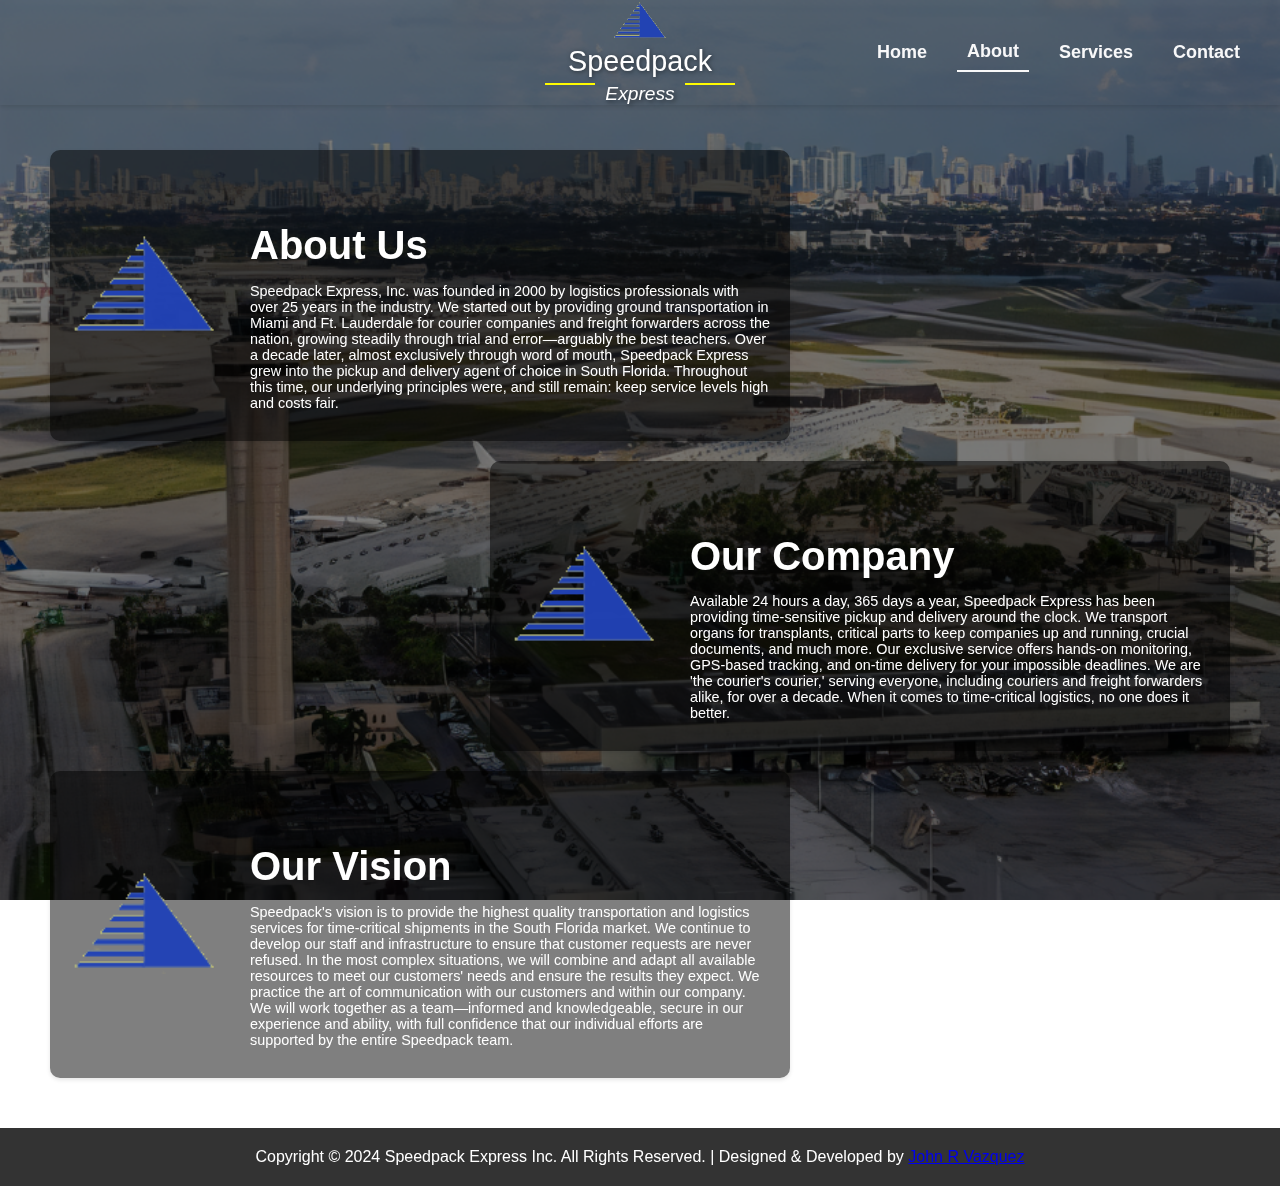
<file: about.html>
<!DOCTYPE html>
<html lang="en">
<head>
    <meta charset="UTF-8">
    <meta name="viewport" content="width=device-width, initial-scale=1.0">
    <title>About Us - Speedpack Express</title>
    <link rel="stylesheet" href="styles.css">
</head>
<body>
    <nav>
        <div class="navbar-container">
            <div class="navbar-logo-container">
                <img src="website images/speedpacklogo2.png" alt="Speedpack Express Logo" class="navbar-logo">
                <div class="navbar-title">
                    <span class="speed">Speed</span><span class="pack">pack</span>
                </div>
                <div class="express-container">
                    <span class="line"></span>
                    <div class="express">Express</div>
                    <span class="line"></span>
                </div>
            </div>
            <ul>
                <li><a href="index.html">Home</a></li>
                <li><a href="about.html" class="active">About</a></li>
                <li><a href="services.html">Services</a></li>
                <li class="dropdown">
                    <a href="contact.html">Contact</a>
                    <ul class="dropdown-content">
                        <li><a href="contact.html">Contact Us</a></li>
                        <li><a href="careers.html">Careers</a></li>
                        <li><a href="support.html">Support</a></li>
                    </ul>
                </li>
            </ul>
        </div>
    </nav>

    <section class="about-section left">
        <div class="about-logo-container">
            <img src="website images/speedpacklogo2.png" alt="Speedpack Express Logo" class="about-logo">
        </div>
        <div class="about-content">
            <div class="about-text">
                <h2>About Us</h2>
                <p>Speedpack Express, Inc. was founded in 2000 by logistics professionals with over 25 years 
                    in the industry. We started out by providing ground transportation in Miami and 
                    Ft. Lauderdale for courier companies and freight forwarders across the nation, growing 
                    steadily through trial and error—arguably the best teachers. Over a decade later, almost
                     exclusively through word of mouth, Speedpack Express grew into the pickup and delivery 
                     agent of choice in South Florida. Throughout this time, our underlying principles were,
                      and still remain: keep service levels high and costs fair.</p>
            </div>
        </div>
    </section>

    <section class="about-section right middle">
        <div class="about-logo-container">
            <img src="website images/speedpacklogo2.png" alt="Speedpack Express Logo" class="about-logo">
        </div>
        <div class="about-content">
            <div class="about-text">
                <h2>Our Company</h2>
                <p>Available 24 hours a day, 365 days a year, Speedpack Express has been providing 
                    time-sensitive pickup and delivery around the clock. We transport organs for transplants, 
                    critical parts to keep companies up and running, crucial documents, and much more. 
                    Our exclusive service offers hands-on monitoring, GPS-based tracking, and on-time delivery 
                    for your impossible deadlines. We are 'the courier's courier,' serving everyone,
                     including couriers and freight forwarders alike, for over a decade. When it comes to 
                     time-critical logistics, no one does it better.</p>
            </div>
        </div>
    </section>

    <section class="about-section left bottom">
        <div class="about-logo-container">
            <img src="website images/speedpacklogo2.png" alt="Speedpack Express Logo" class="about-logo">
        </div>
        <div class="about-content">
            <div class="about-text">
                <h2>Our Vision</h2>
                <p>Speedpack's vision is to provide the highest quality transportation and logistics services 
                    for time-critical shipments in the South Florida market. We continue to develop our staff 
                    and infrastructure to ensure that customer requests are never refused. In the most
                     complex situations, we will combine and adapt all available resources to meet our 
                     customers' needs and ensure the results they expect. We practice the art of communication 
                     with our customers and within our company. We will work together as a team—informed and 
                     knowledgeable, secure in our experience and ability, with full confidence that our 
                     individual efforts are supported by the entire Speedpack team.</p>
            </div>
        </div>
    </section>

    <footer>
        <p>Copyright © 2024 Speedpack Express Inc. All Rights Reserved. | Designed & Developed by <a href="https://www.linkedin.com/in/john-r-vazquez">John R Vazquez</a></p>
    </footer>
    <script src="scripts.js"></script>
</body>
</html>
</file>
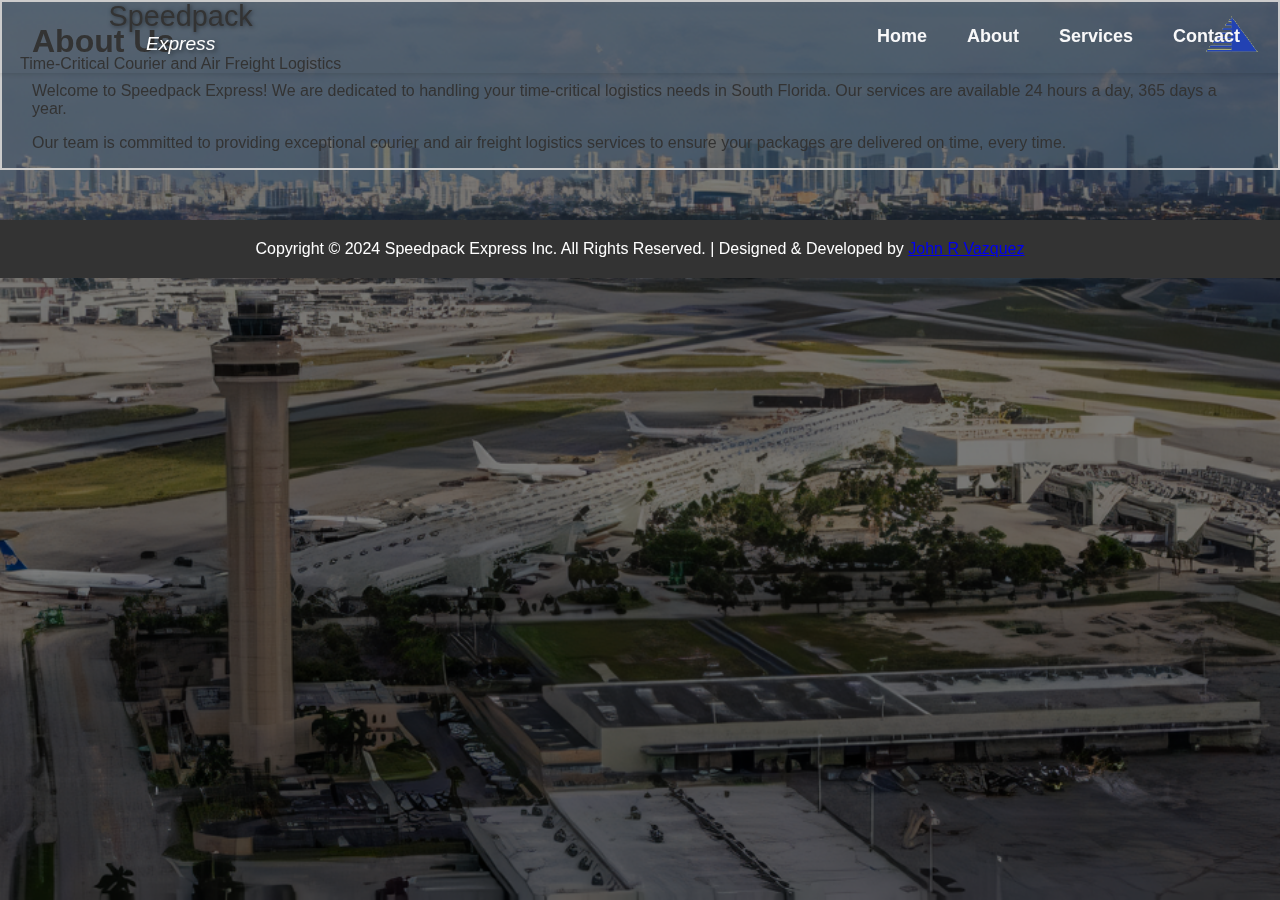
<file: aboutus.html>
<!DOCTYPE html>
<html lang="en">
<head>
    <meta charset="UTF-8">
    <meta name="viewport" content="width=device-width, initial-scale=1.0">
    <title>About Us - Speedpack Express</title>
    <link rel="stylesheet" href="styles.css">
</head>
<body>
    <nav>
        <div class="navbar-container">
            <div class="navbar-title-container">
                <div class="navbar-title">Speedpack</div>
                <div class="express">Express</div>
                <div class="navbar-subhead">Time-Critical Courier and Air Freight Logistics</div>
            </div>
            <img src="website images/speedpacklogo2.png" alt="Speedpack Express Logo" class="navbar-logo">
            <ul>
                <li><a href="#home">Home</a></li>
                <li><a href="about.html">About</a></li>
                <li><a href="services.html">Services</a></li>
                <li><a href="contact.html">Contact</a></li>
            </ul>
        </div>
    </nav>
    <section class="content">
        <h1>About Us</h1>
        <p>Welcome to Speedpack Express! We are dedicated to handling your time-critical logistics needs in South Florida. Our services are available 24 hours a day, 365 days a year.</p>
        <p>Our team is committed to providing exceptional courier and air freight logistics services to ensure your packages are delivered on time, every time.</p>
    </section>
    <footer>
        <p>Copyright © 2024 Speedpack Express Inc. All Rights Reserved. | Designed & Developed by <a href="https://www.linkedin.com/in/john-r-vazquez">John R Vazquez</a></p>
    </footer>
</body>
</html>
</file>
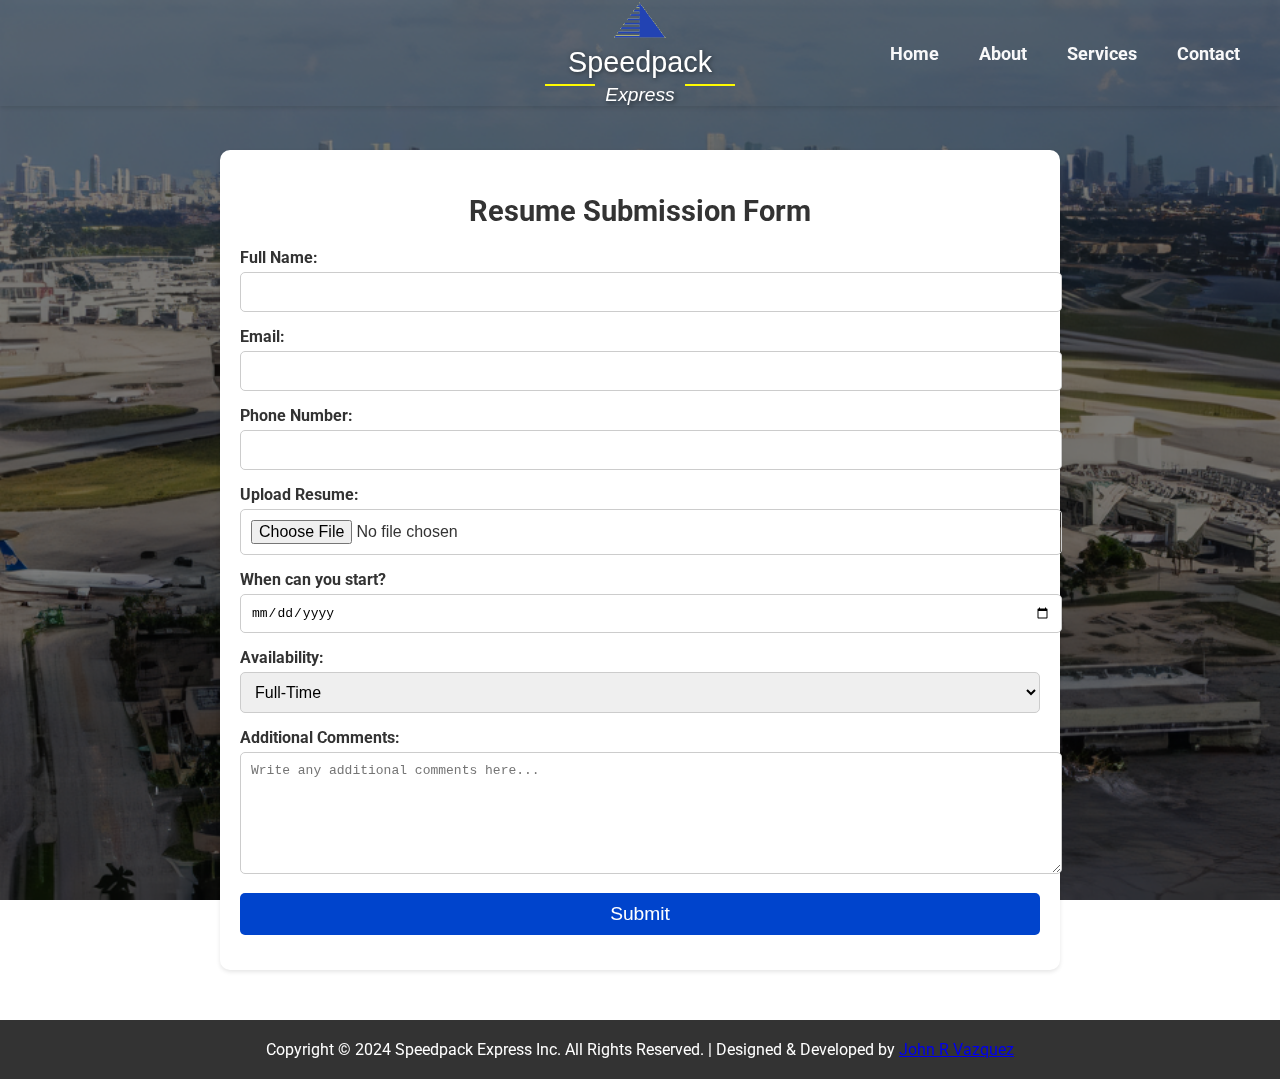
<file: careers.html>
<!DOCTYPE html>
<html lang="en">
<head>
    <meta charset="UTF-8">
    <meta name="viewport" content="width=device-width, initial-scale=1.0">
    <title>Careers - Speedpack Express</title>
    <link rel="stylesheet" href="styles.css">
    <link href="https://fonts.googleapis.com/css2?family=Roboto:wght@400;700&display=swap" rel="stylesheet">
    <!-- Add reCAPTCHA script -->
    <script src="https://www.google.com/recaptcha/api.js" async defer></script>
</head>
<body>
    <nav>
        <div class="navbar-container">
            <div class="navbar-logo-container">
                <img src="website images/speedpacklogo2.png" alt="Speedpack Express Logo" class="navbar-logo">
                <div class="navbar-title">
                    <span class="speed">Speed</span><span class="pack">pack</span>
                </div>
                <div class="express-container">
                    <span class="line"></span>
                    <div class="express">Express</div>
                    <span class="line"></span>
                </div>
            </div>
            <ul>
                <li><a href="index.html">Home</a></li>
                <li><a href="about.html">About</a></li>
                <li><a href="services.html">Services</a></li>
                <li class="dropdown">
                    <a href="contact.html">Contact</a>
                    <ul class="dropdown-content">
                        <li><a href="contact.html">Contact Us</a></li>
                        <li><a href="careers.html" class="active">Careers</a></li>
                        <li><a href="support.html">Support</a></li>
                    </ul>
                </li>
            </ul>
        </div>
    </nav>

    <section class="form-section">
        <div class="form-container">
            <h2>Resume Submission Form</h2>
            <form action="https://formspree.io/f/xzzpglan" method="post" enctype="multipart/form-data">
                <div class="form-group">
                    <label for="name">Full Name:</label>
                    <input type="text" id="name" name="name" required>
                </div>
                <div class="form-group">
                    <label for="email">Email:</label>
                    <input type="email" id="email" name="email" required>
                </div>
                <div class="form-group">
                    <label for="phone">Phone Number:</label>
                    <input type="tel" id="phone" name="phone" required>
                </div>
                <div class="form-group">
                    <label for="resume">Upload Resume:</label>
                    <input type="file" id="resume" name="resume" accept=".pdf,.doc,.docx" required>
                </div>
                <div class="form-group">
                    <label for="start-date">When can you start?</label>
                    <input type="date" id="start-date" name="start-date" required>
                </div>
                <div class="form-group">
                    <label for="availability">Availability:</label>
                    <select id="availability" name="availability" required>
                        <option value="full-time">Full-Time</option>
                        <option value="part-time">Part-Time</option>
                        <option value="internship">Internship</option>
                    </select>
                </div>
                <div class="form-group">
                    <label for="message">Additional Comments:</label>
                    <textarea id="message" name="message" rows="4" placeholder="Write any additional comments here..."></textarea>
                </div>

                <!-- Add the reCAPTCHA widget -->
                <div class="g-recaptcha" data-sitekey="6LckKTIqAAAAAAgifqjIvk3dz1llg2--MXjTPaq6"></div>

                <div class="form-group">
                    <button type="submit" class="submit-btn">Submit</button>
                </div>
            </form>
        </div>
    </section>

    <footer>
        <p>Copyright © 2024 Speedpack Express Inc. All Rights Reserved. | Designed & Developed by <a href="https://www.linkedin.com/in/john-r-vazquez">John R Vazquez</a></p>
    </footer>
    <script src="scripts.js"></script>
</body>
</html>
</file>
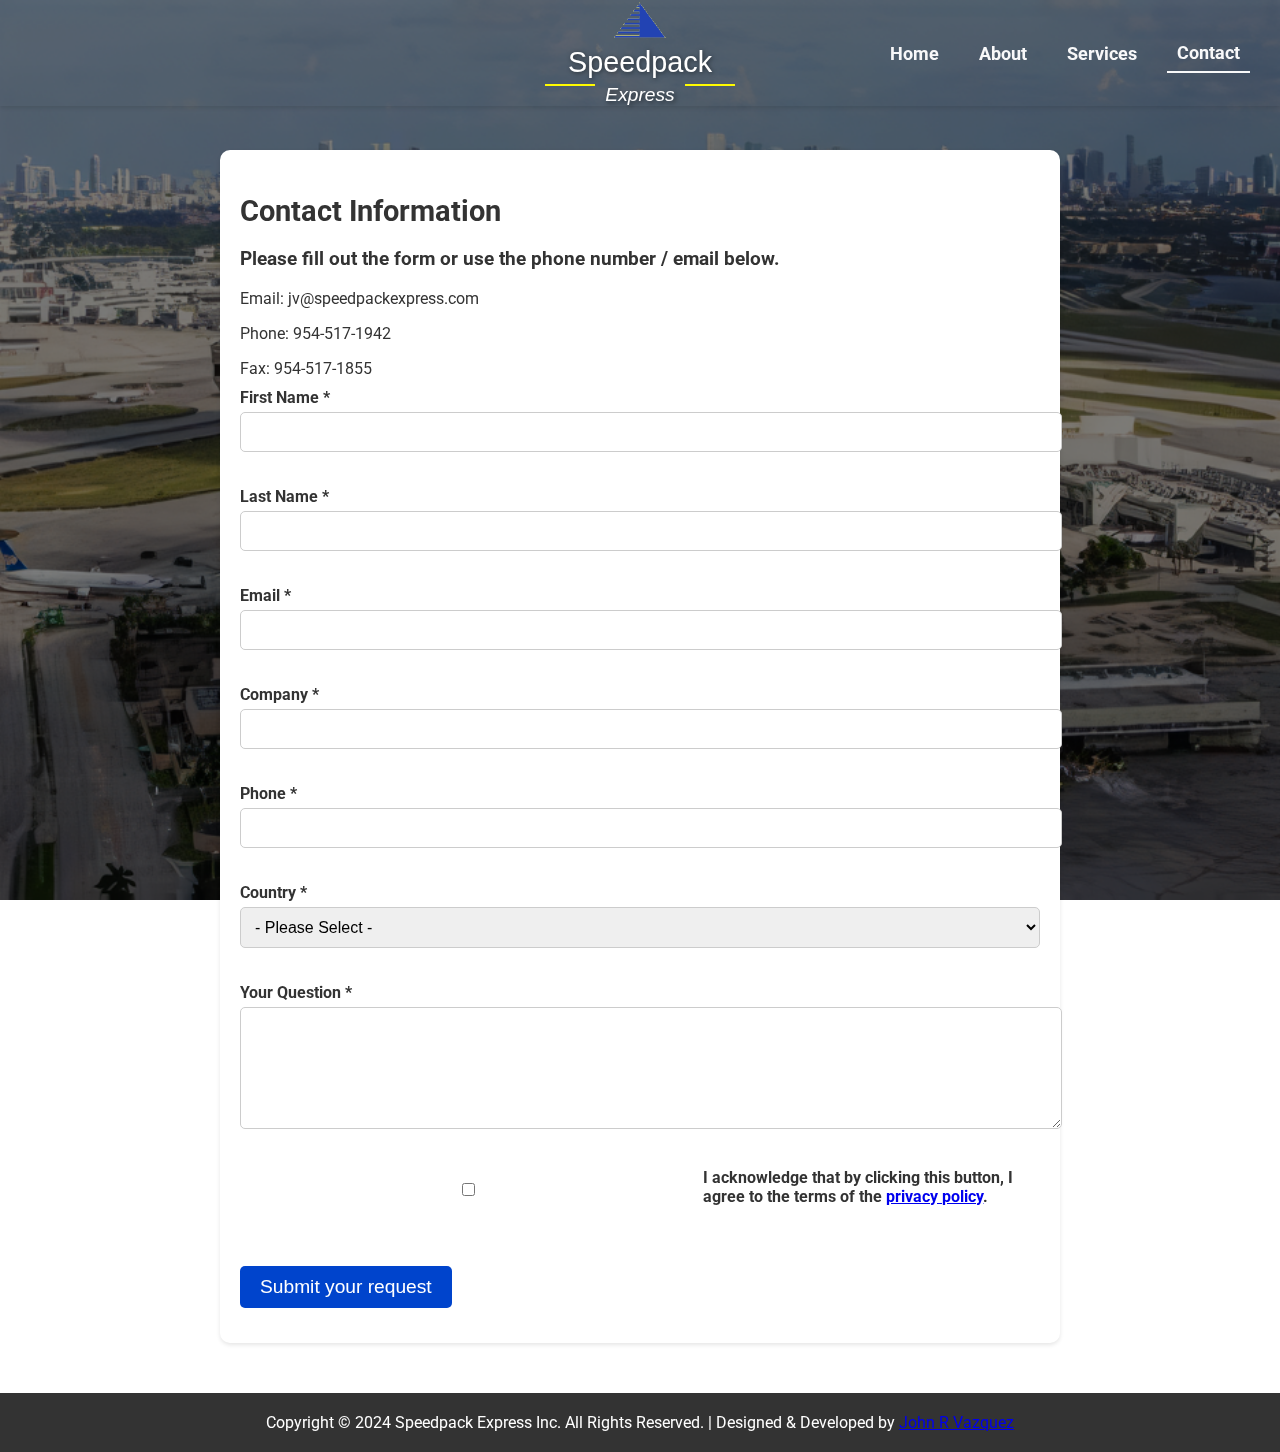
<file: contact.html>
<!DOCTYPE html>
<html lang="en">
<head>
    <meta charset="UTF-8">
    <meta name="viewport" content="width=device-width, initial-scale=1.0">
    <title>Speedpack Express</title>
    <link rel="stylesheet" href="styles.css">
    <link href="https://fonts.googleapis.com/css2?family=Roboto:wght@400;700&display=swap" rel="stylesheet">
    <!-- Add reCAPTCHA script -->
    <script src="https://www.google.com/recaptcha/api.js" async defer></script>
</head>
<body>
    <nav>
        <div class="navbar-container">
            <div class="navbar-logo-container">
                <img src="website images/speedpacklogo2.png" alt="Speedpack Express Logo" class="navbar-logo">
                <div class="navbar-title">
                    <span class="speed">Speed</span><span class="pack">pack</span>
                </div>
                <div class="express-container">
                    <span class="line"></span>
                    <div class="express">Express</div>
                    <span class="line"></span>
                </div>
            </div>
            <ul>
                <li><a href="index.html">Home</a></li>
                <li><a href="about.html">About</a></li>
                <li><a href="services.html">Services</a></li>
                <li class="dropdown">
                    <a href="contact.html">Contact</a>
                    <ul class="dropdown-content">
                        <li><a href="contact.html">Contact Us</a></li>
                        <li><a href="careers.html">Careers</a></li>
                        <li><a href="support.html">Support</a></li>
                    </ul>
                </li>
            </ul>
        </div>
    </nav>

    <!-- Contact Form Section -->
    <section class="contact-content">
        <h2>Contact Information</h2>
        <h3>Please fill out the form or use the phone number / email below. </h3>
        <p>Email: jv@speedpackexpress.com</p>
        <p>Phone: 954-517-1942</p>
        <p>Fax: 954-517-1855</p>
        <form class="contact-form" action="https://formspree.io/f/xzzpglan" method="POST">
            <div class="form-group">
                <label for="fname">First Name *</label>
                <input type="text" id="fname" name="firstname" required>
            </div>
            <div class="form-group">
                <label for="lname">Last Name *</label>
                <input type="text" id="lname" name="lastname" required>
            </div>
            <div class="form-group">
                <label for="email">Email *</label>
                <input type="email" id="email" name="email" required>
            </div>
            <div class="form-group">
                <label for="company">Company *</label>
                <input type="text" id="company" name="company" required>
            </div>
            <div class="form-group">
                <label for="phone">Phone *</label>
                <input type="text" id="phone" name="phone" required>
            </div>
            <div class="form-group">
                <label for="country">Country *</label>
                <select id="country" name="country" required>
                    <option value="" disabled selected>- Please Select -</option>
                    <option value="usa">USA</option>
                    <option value="canada">Canada</option>
                    <!-- Add more countries as needed -->
                </select>
            </div>
            <div class="form-group">
                <label for="question">Your Question *</label>
                <textarea id="question" name="question" required></textarea>
            </div>
            <div class="form-group checkbox-group">
                <input type="checkbox" id="agree" name="agree" required>
                <label for="agree">I acknowledge that by clicking this button, I agree to the terms of the <a href="#">privacy policy</a>.</label>
            </div>

            <!-- Add reCAPTCHA widget -->
            <div class="g-recaptcha" data-sitekey="6LckKTIqAAAAAAgifqjIvk3dz1llg2--MXjTPaq6"></div>
            
            <div class="form-group">
                <button type="submit">Submit your request</button>
            </div>
        </form>
    </section>

    <footer>
        <p>Copyright © 2024 Speedpack Express Inc. All Rights Reserved. | Designed & Developed by <a href="https://www.linkedin.com/in/john-r-vazquez">John R Vazquez</a></p>
    </footer>
    <script src="scripts.js"></script>
</body>
</html>
</file>
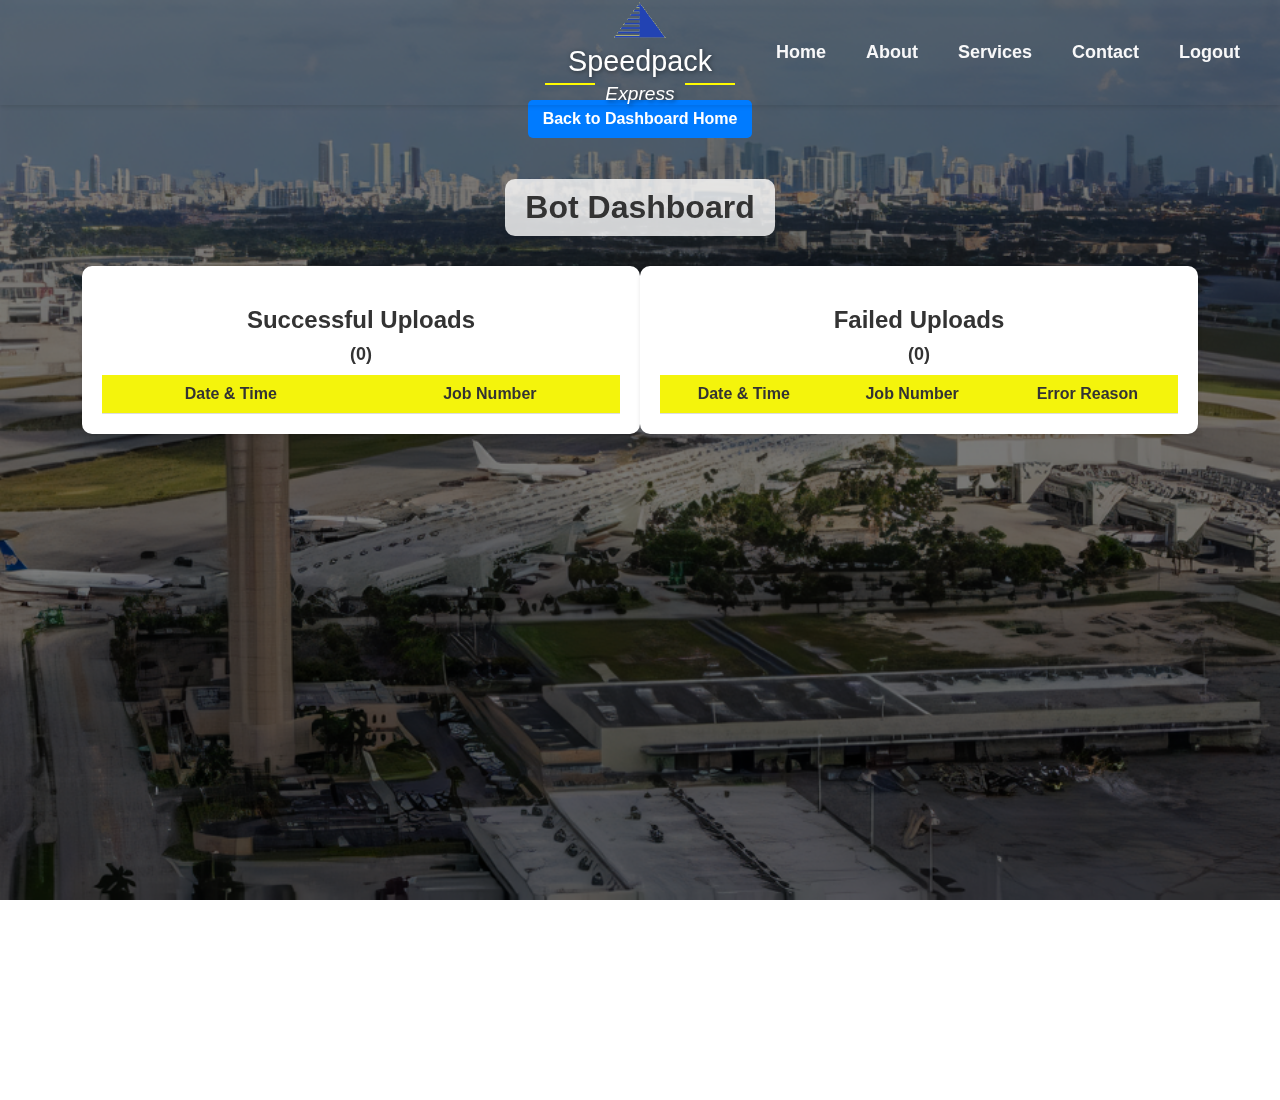
<file: dashboard.html>
<!DOCTYPE html>
<html lang="en">
<head>
  <meta charset="UTF-8" />
  <meta name="viewport" content="width=device-width, initial-scale=1.0" />
  <title>Bot Dashboard - Speedpack Express</title>
  <link rel="stylesheet" href="styles.css" />
  <style>
    body {
      background: url('website images/airportphoto.png') no-repeat center center fixed;
      background-size: cover;
    }

    .dashboard {
      padding: 100px 20px;
      min-height: 100vh;
      display: flex;
      flex-direction: column;
      align-items: center;
    }

    .dashboard h1 {
      text-align: center;
      margin-bottom: 30px;
      background: rgba(255, 255, 255, 0.8);
      padding: 10px 20px;
      border-radius: 10px;
    }

    .stats-container {
      display: flex;
      justify-content: space-between;
      width: 90%;
      max-width: 1200px;
    }

    .stats-section {
      width: 48%;
      background: white;
      padding: 20px;
      border-radius: 10px;
      box-shadow: 0 2px 4px rgba(0, 0, 0, 0.1);
    }

    .stats-section h2 {
      text-align: center;
      margin-bottom: 10px;
    }

    .count {
      text-align: center;
      font-size: 18px;
      font-weight: bold;
      color: #333;
      margin-bottom: 10px;
    }

    table {
      width: 100%;
      border-collapse: collapse;
    }

    th, td {
      padding: 10px;
      text-align: center;
      border-bottom: 1px solid #ddd;
    }

    th {
      background-color: #f4f40c;
    }

    .back-button {
      display: inline-block;
      margin-bottom: 20px;
      padding: 10px 15px;
      background-color: #007bff;
      color: white;
      text-decoration: none;
      font-size: 16px;
      font-weight: bold;
      border-radius: 5px;
      transition: background-color 0.3s ease;
    }

    .back-button:hover {
      background-color: #0056b3;
    }

    @media (max-width: 768px) {
      .stats-container {
        flex-direction: column;
        align-items: center;
      }
      .stats-section {
        width: 100%;
        margin-bottom: 20px;
      }
    }
  </style>
</head>
<body>
  <nav>
    <div class="navbar-container">
      <div class="navbar-logo-container">
        <img src="website images/speedpacklogo2.png" alt="Speedpack Express Logo" class="navbar-logo" />
        <div class="navbar-title">
          <span class="speed">Speed</span><span class="pack">pack</span>
        </div>
        <div class="express-container">
          <span class="line"></span>
          <div class="express">Express</div>
          <span class="line"></span>
        </div>
      </div>
      <ul>
        <li><a href="index.html">Home</a></li>
        <li><a href="about.html">About</a></li>
        <li><a href="services.html">Services</a></li>
        <li class="dropdown">
          <a href="contact.html">Contact</a>
          <ul class="dropdown-content">
            <li><a href="contact.html">Contact Us</a></li>
            <li><a href="careers.html">Careers</a></li>
            <li><a href="support.html">Support</a></li>
          </ul>
        </li>
        <li><a href="login.html">Logout</a></li>
      </ul>
    </div>
  </nav>
  
  <section class="dashboard">
    <!-- Back Button Added Here -->
    <a href="dashboard-home.html" class="back-button">Back to Dashboard Home</a>

    <h1>Bot Dashboard</h1>
    <div class="stats-container">
      <div class="stats-section">
        <h2>Successful Uploads</h2>
        <div class="count" id="success-count">(0)</div>
        <table id="success-table">
          <thead>
            <tr>
              <th>Date & Time</th>
              <th>Job Number</th>
            </tr>
          </thead>
          <tbody></tbody>
        </table>
      </div>
      <div class="stats-section">
        <h2>Failed Uploads</h2>
        <div class="count" id="failure-count">(0)</div>
        <table id="failure-table">
          <thead>
            <tr>
              <th>Date & Time</th>
              <th>Job Number</th>
              <th>Error Reason</th>
            </tr>
          </thead>
          <tbody></tbody>
        </table>
      </div>
    </div>
  </section>

  <script>
    async function fetchLogs() {
      try {
        const response = await fetch("https://speedpack-express-website-backend.onrender.com/api/logs");
        if (!response.ok) throw new Error(`HTTP error! Status: ${response.status}`);

        const logs = await response.json();
        console.log("Fetched logs:", logs);

        if (!Array.isArray(logs)) {
          console.error("Invalid data format received:", logs);
          return;
        }

        updateTables(logs);
      } catch (error) {
        console.error("Error fetching logs:", error);
      }
    }

    function updateTables(logs) {
      const successTable = document.getElementById("success-table").querySelector("tbody");
      const failureTable = document.getElementById("failure-table").querySelector("tbody");
      const successCount = document.getElementById("success-count");
      const failureCount = document.getElementById("failure-count");

      successTable.innerHTML = "";
      failureTable.innerHTML = "";

      let successCounter = 0;
      let failureCounter = 0;

      logs.forEach(log => {
        const row = document.createElement("tr");
        let dateTime = new Date(log.dateTime).toLocaleString();
        let jobNumber = log.jobNumber;

        if (log.status === "success") {
          row.innerHTML = `<td>${dateTime}</td><td>${jobNumber}</td>`;
          successTable.appendChild(row);
          successCounter++;
        } else if (log.status === "failure") {
          let errorReason = log.error || "Unknown Error";
          row.innerHTML = `<td>${dateTime}</td><td>${jobNumber}</td><td>${errorReason}</td>`;
          failureTable.appendChild(row);
          failureCounter++;
        }
      });

      successCount.textContent = `(${successCounter})`;
      failureCount.textContent = `(${failureCounter})`;
    }

    setInterval(fetchLogs, 5000);
    fetchLogs();
  </script>
</body>
</html>
</file>
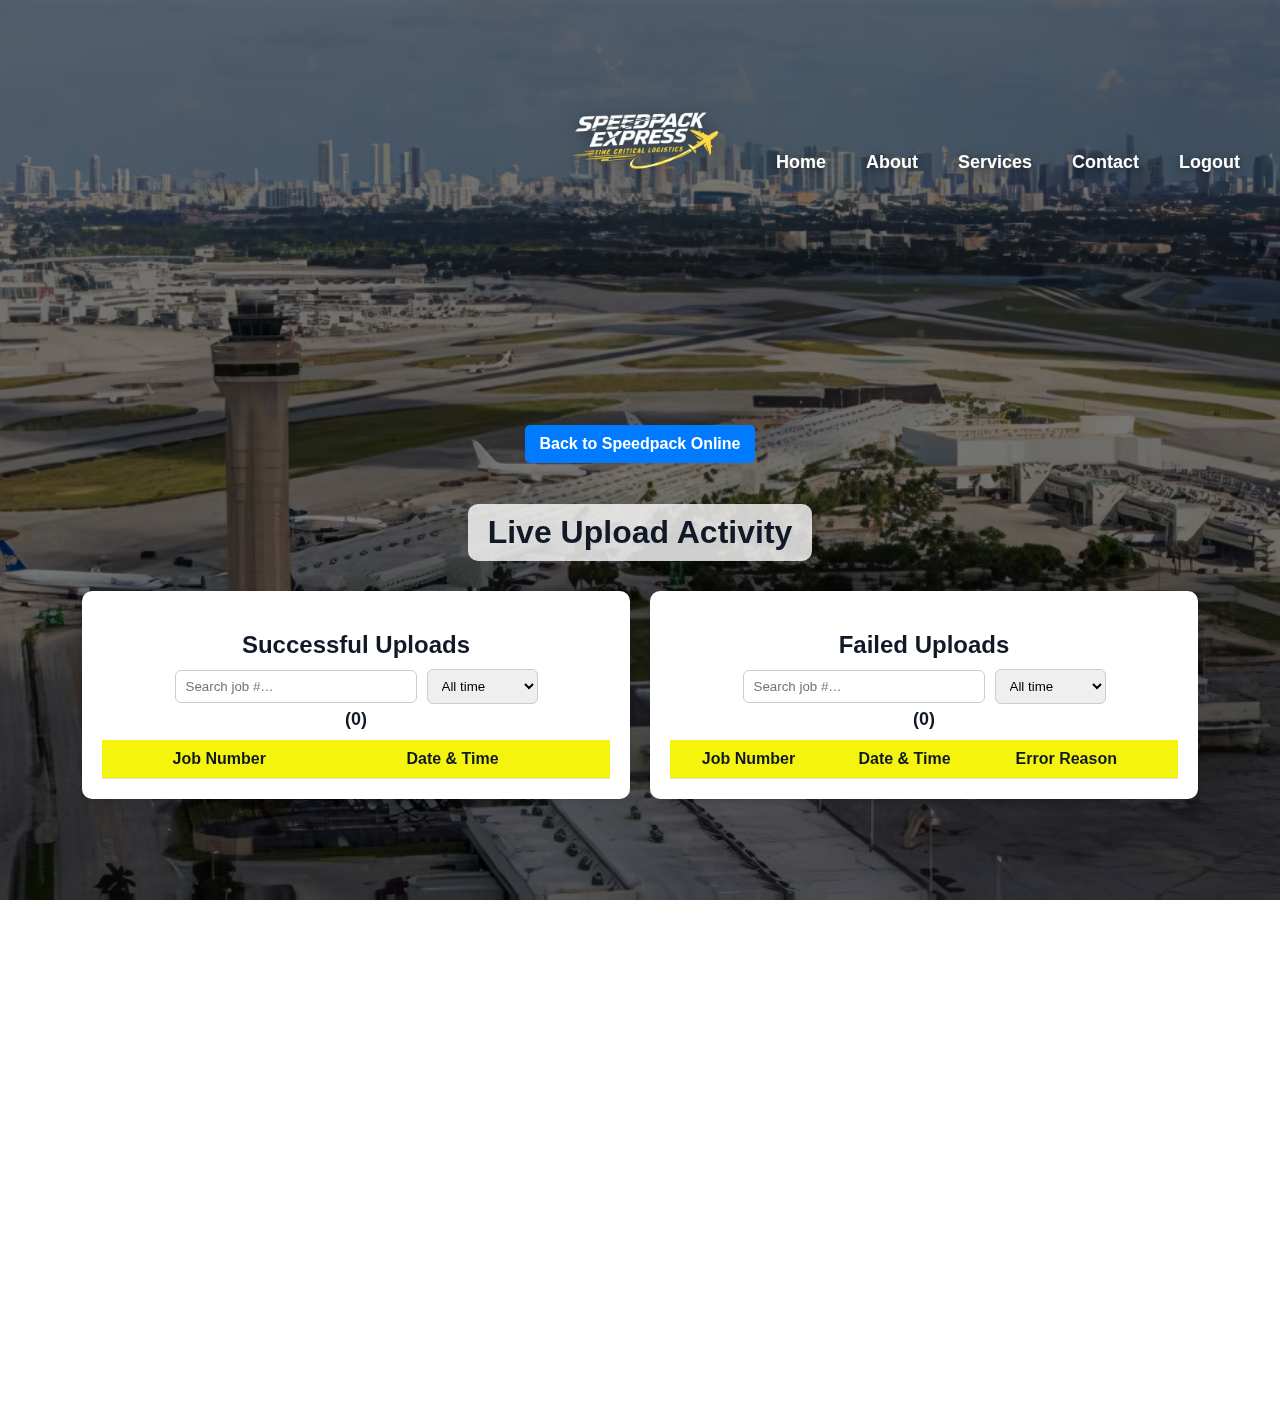
<file: live_upload_activity.html>
<!DOCTYPE html>
<html lang="en">
<head>
  <meta charset="UTF-8" />
  <meta name="viewport" content="width=device-width, initial-scale=1.0" />
  <title>Live Upload Activity - Speedpack Express</title>
  <link rel="stylesheet" href="styles.css" />

   <!-- Favicons -->
  <link rel="apple-touch-icon" sizes="180x180" href="/favicons/apple-touch-icon.png">
  <link rel="icon" type="image/png" sizes="32x32" href="/favicons/favicon-32x32.png">
  <link rel="icon" type="image/png" sizes="16x16" href="/favicons/favicon-16x16.png">
  <link rel="manifest" href="/favicons/site.webmanifest">
  <link rel="shortcut icon" href="/favicons/favicon.ico">
  
  <!-- Optional for Android -->
  <link rel="icon" type="image/png" sizes="192x192" href="/favicons/android-chrome-192x192.png">
  <link rel="icon" type="image/png" sizes="512x512" href="/favicons/android-chrome-512x512.png">
  <style>
    /* ===== Page background ===== */
body {
  background: url('website images/airportphoto.png') no-repeat center center fixed;
  background-size: cover;
}
body::before {
  content: "";
  position: fixed;
  inset: 0;
  background: rgba(0,0,0,.52);
  z-index: -1;
}
body > nav {
  position: relative !important;
  top: 0 !important;
  left: auto !important;
  right: auto !important;
  background: transparent !important;
  box-shadow: none !important;
  border: 0 !important;
  z-index: 10;
}

body > nav .navbar-container {
  min-height: 120px !important;
  height: auto !important;
  display: flex !important;
  align-items: center !important;
  justify-content: space-between !important;
  padding: 10px 40px !important;
}

body > nav .navbar-logo {
  height: 300px !important;
  width: auto !important;
  filter: drop-shadow(0 3px 8px rgba(0,0,0,.45));
}

body > nav a {
  color: #fff !important;
  text-shadow: 0 2px 8px rgba(0,0,0,.55);
  font-weight: 800;
}

/* ===== Layout ===== */
.dashboard {
  padding: 100px 20px;
  min-height: 100vh;
  display: flex;
  flex-direction: column;
  align-items: center;
}
.dashboard,
.dashboard h1,
.dashboard h2,
.dashboard th,
.dashboard td,
.dashboard .count {
  color: #111827 !important;
}

.dashboard h1 {
  text-align: center;
  margin-bottom: 30px;
  background: rgba(255, 255, 255, 0.8);
  padding: 10px 20px;
  border-radius: 10px;
}

.stats-container {
  display: flex;
  justify-content: space-between;
  width: 90%;
  max-width: 1200px;
  gap: 20px;
}

.stats-section {
  width: 48%;
  background: white;
  padding: 20px;
  border-radius: 10px;
  box-shadow: 0 2px 4px rgba(0, 0, 0, 0.1);
}

.stats-section h2 {
  text-align: center;
  margin-bottom: 10px;
}

.count {
  text-align: center;
  font-size: 18px;
  font-weight: bold;
  color: #333;
  margin-bottom: 10px;
}

/* ===== Tables ===== */
table {
  width: 100%;
  border-collapse: collapse;
}

th, td {
  padding: 10px;
  text-align: center;
  border-bottom: 1px solid #ddd;
}

th {
  background-color: #f4f40c;
}

/* Action column should be narrow and not wrap */
th.actions, td.actions {
  width: 1%;
  white-space: nowrap;
  text-align: right;
}

/* ===== Back button ===== */
.back-button {
  display: inline-block;
  margin-bottom: 20px;
  padding: 10px 15px;
  background-color: #007bff;
  color: white;
  text-decoration: none;
  font-size: 16px;
  font-weight: bold;
  border-radius: 5px;
  transition: background-color 0.3s ease;
}
.back-button:hover {
  background-color: #0056b3;
}

/* ===== Trash icon button (hidden until hover) ===== */
#failure-table tbody .del-btn,
#success-table  tbody .del-btn {
  opacity: 0;
  visibility: hidden;
  pointer-events: none;
  transition: opacity .15s ease-in-out;
}

/* Show on row hover */
#failure-table tbody tr:hover .del-btn,
#success-table  tbody tr:hover .del-btn {
  opacity: 1;
  visibility: visible;
  pointer-events: auto;
}

/* Icon look */
.icon-btn {
  background: transparent;
  border: 0;
  padding: 6px;
  margin-left: 6px;
  line-height: 0;
  cursor: pointer;
  border-radius: 6px;
  color: #9aa1a6;         /* default icon color */
}
.icon-btn svg {
  width: 16px;
  height: 16px;
}
.icon-btn:hover,
.icon-btn:focus-visible {
  outline: none;
  background: rgba(209, 26, 42, .08);
  color: #d11a2a;         /* red on hover */
}

/* ===== Mobile: stack columns; show icons (no hover on touch) ===== */
@media (max-width: 768px) {
  .stats-container {
    flex-direction: column;
    align-items: center;
  }
  .stats-section {
    width: 100%;
    margin-bottom: 20px;
  }
}
@media (hover: none) {
  #failure-table tbody .del-btn,
  #success-table  tbody .del-btn {
    opacity: 1;
    visibility: visible;
    pointer-events: auto;
  }
}



  </style>
</head>
<body>
  <nav>
  <div class="navbar-container">
    <div class="navbar-logo-container">
      <img src="website images/SPEEDPACK-EXPRESS-AI-LOGO.png" alt="Speedpack Express Logo" class="navbar-logo">
    </div>

    <ul>
      <li><a href="index.html">Home</a></li>
      <li><a href="about.html">About</a></li>
      <li><a href="services.html">Services</a></li>
      <li class="dropdown">
        <a href="contact.html">Contact</a>
        <ul class="dropdown-content">
          <li><a href="contact.html">Contact Us</a></li>
          <li><a href="careers.html">Careers</a></li>
          <li><a href="support.html">Support</a></li>
        </ul>
      </li>
      <li><a href="login.html">Logout</a></li>
    </ul>
  </div>
</nav>
  
  <section class="dashboard">
    <!-- Back Button Added Here -->
    <a href="speedpack_online.html" class="back-button">Back to Speedpack Online</a>

    <h1>Live Upload Activity</h1>
    <div class="stats-container">
      <div class="stats-section">
        <h2>Successful Uploads</h2>
        <div class="filters" style="display:flex;gap:10px;justify-content:center;align-items:center;margin:10px 0 5px;">
        <input id="searchJobSuccess" type="text" placeholder="Search job #…" style="padding:8px 10px;border:1px solid #ccc;border-radius:6px;min-width:220px;">
        <select id="timeRangeSuccess" style="padding:8px 10px;border:1px solid #ccc;border-radius:6px;">
            <option value="all">All time</option>
            <option value="24h">Last 24h</option>
            <option value="7d">Last 7 days</option>
        </select>
        </div>

        <div class="count" id="success-count">(0)</div>
        <table id="success-table">
          <thead>
            <tr>
              <th>Job Number</th>
              <th>Date & Time</th>
              <th></th> <!-- actions -->
            </tr>
          </thead>
          <tbody></tbody>
        </table>
      </div>
      <div class="stats-section">
        <h2>Failed Uploads</h2>
        <div class="filters" style="display:flex;gap:10px;justify-content:center;align-items:center;margin:10px 0 5px;">
  <input id="searchJob" type="text" placeholder="Search job #…" style="padding:8px 10px;border:1px solid #ccc;border-radius:6px;min-width:220px;">
  <select id="timeRange" style="padding:8px 10px;border:1px solid #ccc;border-radius:6px;">
    <option value="all">All time</option>
    <option value="24h">Last 24h</option>
    <option value="7d">Last 7 days</option>
  </select>
</div>
        <div class="count" id="failure-count">(0)</div>
        <table id="failure-table">
          <thead>
            <tr>
              <th>Job Number</th>
              <th>Date & Time</th>
              <th>Error Reason</th>
              <th></th> <!-- actions -->
            </tr>
          </thead>
          <tbody></tbody>
        </table>
      </div>
    </div>
  </section>

 <script>
  // === CONFIG ===
  const LOGS_URL = "https://dbpcuimbxdqlknqvpmbb.supabase.co/functions/v1/logs";
  const ANON_KEY = "eyJhbGciOiJIUzI1NiIsInR5cCI6IkpXVCJ9.eyJpc3MiOiJzdXBhYmFzZSIsInJlZiI6ImRicGN1aW1ieGRxbGtucXZwbWJiIiwicm9sZSI6ImFub24iLCJpYXQiOjE3NTQ4NjAxNjIsImV4cCI6MjA3MDQzNjE2Mn0.5O_hoeXuR4tLPMBWwveUTHUCQ9WbJTsiAZr4iwPcdMg";
  const BOT_API_KEY = "gR2u3p9z-7Qk1-48dD-9xYY-2mJpP4"; // same one you set in the Edge Function

  // === HELPERS ===
  const searchSuccess = document.getElementById("searchJobSuccess");
  const rangeSuccess  = document.getElementById("timeRangeSuccess");
  const searchFail    = document.getElementById("searchJob");
  const rangeFail     = document.getElementById("timeRange");

  function isoSince(v) {
    if (v === "24h") return new Date(Date.now()-24*3600*1000).toISOString();
    if (v === "7d")  return new Date(Date.now()-7*24*3600*1000).toISOString();
    return null;
  }

  function debounce(fn, ms=300){ let t; return (...a)=>{ clearTimeout(t); t=setTimeout(()=>fn(...a), ms); }; }

  async function fetchLogsOnce(status, searchEl, rangeEl, limit=500) {
    const params = new URLSearchParams({ status, limit: String(limit) });
    const s = searchEl?.value?.trim();
    const since = isoSince(rangeEl?.value);
    if (s) params.set("search", s);
    if (since) params.set("since", since);

    const res = await fetch(`${LOGS_URL}?${params}`, {
      headers: { Authorization: `Bearer ${ANON_KEY}` }
    });
    if (!res.ok) throw new Error(`HTTP ${res.status}`);
    return res.json(); // { items, successCount, failureCount }
  }

  async function fetchAll() {
    try {
      const [succ, fail] = await Promise.all([
        fetchLogsOnce("success", searchSuccess, rangeSuccess),
        fetchLogsOnce("failure", searchFail, rangeFail)
      ]);
      updateSuccessTable(succ.items);
      updateFailureTable(fail.items);

      // keep your counters (last 7d from backend)
      document.getElementById("success-count").textContent = `(${succ.successCount ?? 0})`;
      document.getElementById("failure-count").textContent = `(${fail.failureCount ?? 0})`;
    } catch (e) {
      console.error("Error fetching logs:", e);
    }
  }

  function rowHtmlSuccess(log) {
  const dt = new Date(log.created_at).toLocaleString();
  return `
    <tr data-id="${log.id}">
      <td>${log.job_number}</td>
      <td>${dt}</td>
      <td class="actions">
        <button class="icon-btn del-btn" data-id="${log.id}" title="Delete" aria-label="Delete">
          <svg viewBox="0 0 24 24" aria-hidden="true">
            <path d="M9 3h6M5 7h14M7 7v12a2 2 0 0 0 2 2h6a2 2 0 0 0 2-2V7M10 11v6M14 11v6"
                  fill="none" stroke="currentColor" stroke-width="2"
                  stroke-linecap="round" stroke-linejoin="round"/>
          </svg>
        </button>
      </td>
    </tr>
  `;
}


  function rowHtmlFailure(log) {
  const dt = new Date(log.created_at).toLocaleString();
  return `
    <tr data-id="${log.id}">
      <td>${log.job_number}</td>
      <td>${dt}</td>
      <td>${log.error_reason ?? "Unknown Error"}</td>
      <td class="actions">
        <button class="icon-btn del-btn" data-id="${log.id}" title="Delete" aria-label="Delete">
          <svg viewBox="0 0 24 24" aria-hidden="true">
            <path d="M9 3h6M5 7h14M7 7v12a2 2 0 0 0 2 2h6a2 2 0 0 0 2-2V7M10 11v6M14 11v6"
                  fill="none" stroke="currentColor" stroke-width="2"
                  stroke-linecap="round" stroke-linejoin="round"/>
          </svg>
        </button>
      </td>
    </tr>
  `;
}


  function updateSuccessTable(items) {
    const tbody = document.querySelector("#success-table tbody");
    tbody.innerHTML = (items || []).map(rowHtmlSuccess).join("");
  }

  function updateFailureTable(items) {
    const tbody = document.querySelector("#failure-table tbody");
    tbody.innerHTML = (items || []).map(rowHtmlFailure).join("");
  }

  // === DELETE ===
  async function deleteLog(id) {
    if (!id) return;
    try {
      const res = await fetch(`${LOGS_URL}/${id}`, {
        method: "DELETE",
        headers: {
          "x-api-key": BOT_API_KEY,
          Authorization: `Bearer ${ANON_KEY}`
        }
      });
      if (!res.ok) {
        const t = await res.text();
        throw new Error(`Delete failed: ${res.status} ${t}`);
      }
      // Remove the row immediately
      const tr = document.querySelector(`tr[data-id="${id}"]`);
      if (tr) tr.remove();
    } catch (e) {
      console.error(e);
      alert("Delete failed. Check BOT_API_KEY / function deploy.");
    }
  }

  // Delegate clicks for any delete buttons (works for both tables)
  document.addEventListener("click", (ev) => {
    const btn = ev.target.closest(".del-btn");
    if (!btn) return;
    const id = btn.getAttribute("data-id");
    deleteLog(id);
  });

  // === LISTENERS ===
  const refetch = debounce(fetchAll, 300);
  searchSuccess?.addEventListener("input", refetch);
  rangeSuccess?.addEventListener("change", fetchAll);
  searchFail?.addEventListener("input", refetch);
  rangeFail?.addEventListener("change", fetchAll);

  // === POLL ===
  setInterval(fetchAll, 5000);
  fetchAll();
</script>




</body>
</html>
</file>
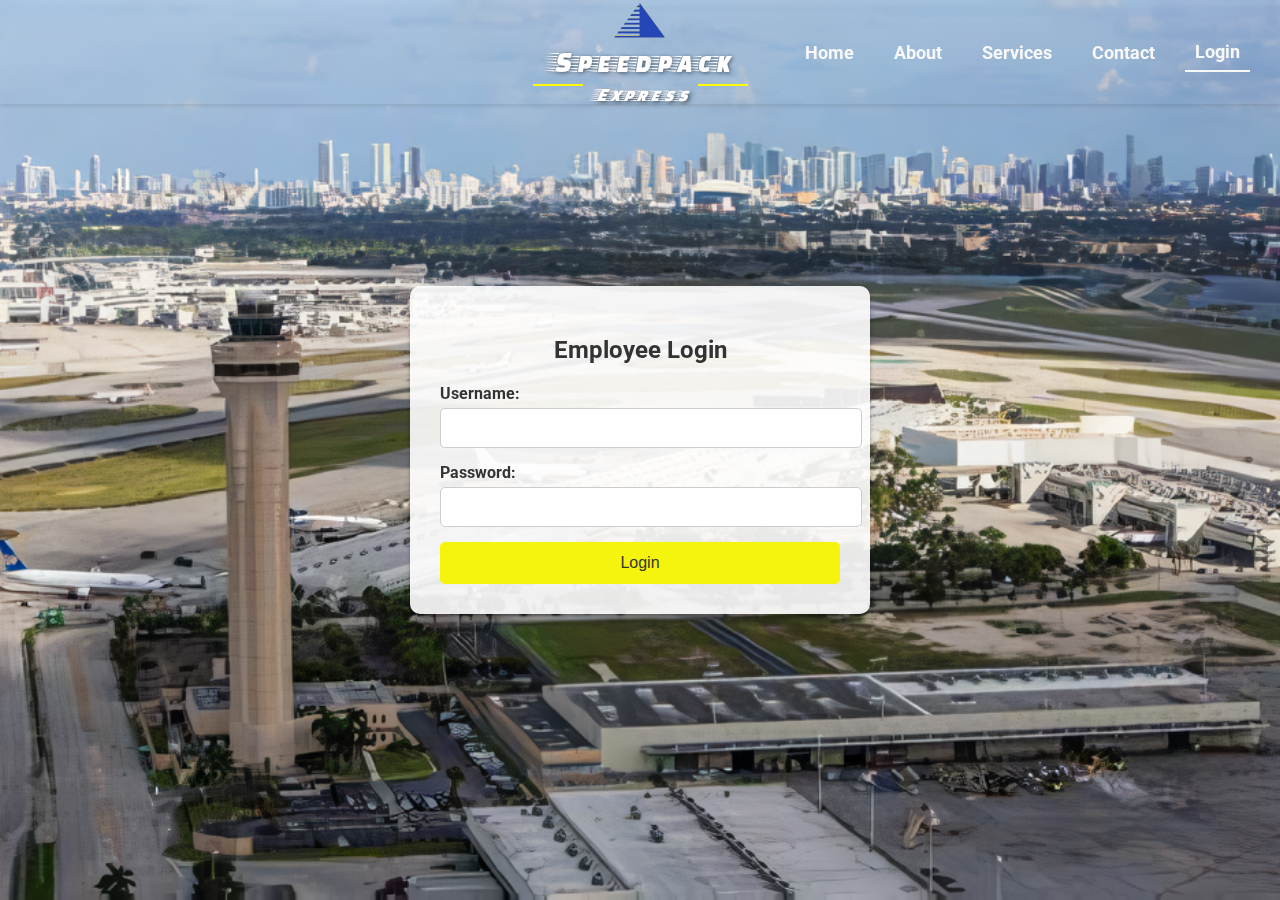
<file: login.html>
<!DOCTYPE html>
<html lang="en">
<head>
  <meta charset="UTF-8" />
  <meta name="viewport" content="width=device-width, initial-scale=1.0" />
  <title>Employee Login - Speedpack Express</title>
  <link rel="stylesheet" href="styles.css" />
  <link href="https://fonts.googleapis.com/css2?family=Roboto:wght@400;700&display=swap" rel="stylesheet" />
  <link href="https://fonts.googleapis.com/css2?family=Faster+One&display=swap" rel="stylesheet" />
  <style>
    .login-section {
      display: flex;
      align-items: center;
      justify-content: center;
      height: 100vh;
      background: url('website images/airportphoto.png') no-repeat center center fixed;
      background-size: cover;
    }
    .login-container {
      background-color: rgba(255, 255, 255, 0.9);
      padding: 30px;
      border-radius: 10px;
      box-shadow: 0 2px 4px rgba(0, 0, 0, 0.3);
      max-width: 400px;
      width: 100%;
    }
    .login-container h2 {
      text-align: center;
      margin-bottom: 20px;
    }
    .form-group {
      margin-bottom: 15px;
    }
    .form-group label {
      display: block;
      margin-bottom: 5px;
    }
    .form-group input {
      width: 100%;
      padding: 10px;
      border: 1px solid #ccc;
      border-radius: 5px;
    }
    .submit-btn {
      width: 100%;
      padding: 12px;
      background-color: #f4f40c;
      color: #333;
      border: none;
      border-radius: 5px;
      font-size: 1em;
      cursor: pointer;
    }
    .submit-btn:hover {
      background-color: #e5e500;
    }
  </style>
</head>
<body>
  <nav>
    <div class="navbar-container">
      <div class="navbar-logo-container">
        <img src="website images/speedpacklogo2.png" alt="Speedpack Express Logo" class="navbar-logo" />
        <div class="navbar-title">
          <span class="speed">Speed</span><span class="pack">pack</span>
        </div>
        <div class="express-container">
          <span class="line"></span>
          <div class="express">Express</div>
          <span class="line"></span>
        </div>
      </div>
      <ul>
        <li><a href="index.html">Home</a></li>
        <li><a href="about.html">About</a></li>
        <li><a href="services.html">Services</a></li>
        <li class="dropdown">
          <a href="contact.html">Contact</a>
          <ul class="dropdown-content">
            <li><a href="contact.html">Contact Us</a></li>
            <li><a href="careers.html">Careers</a></li>
            <li><a href="support.html">Support</a></li>
          </ul>
        </li>
        <li><a href="login.html" class="active">Login</a></li>
      </ul>
    </div>
  </nav>
  <section class="login-section">
    <div class="login-container">
      <h2>Employee Login</h2>
      <form id="login-form">
        <div class="form-group">
          <label for="username">Username:</label>
          <input type="text" id="username" name="username" required />
        </div>
        <div class="form-group">
          <label for="password">Password:</label>
          <input type="password" id="password" name="password" required />
        </div>
        <button type="submit" class="submit-btn">Login</button>
      </form>
    </div>
  </section>
  <script>
    document.getElementById('login-form').addEventListener('submit', function (e) {
      e.preventDefault();
      const username = document.getElementById('username').value;
      const password = document.getElementById('password').value;
      if (username === 'Speedpackontime360' && password === 'dashboard2025') {
        window.location.href = 'dashboard-home.html';
      } else {
        alert('Invalid credentials. Please try again.');
      }
    });
  </script>
</body>
</html>
</file>
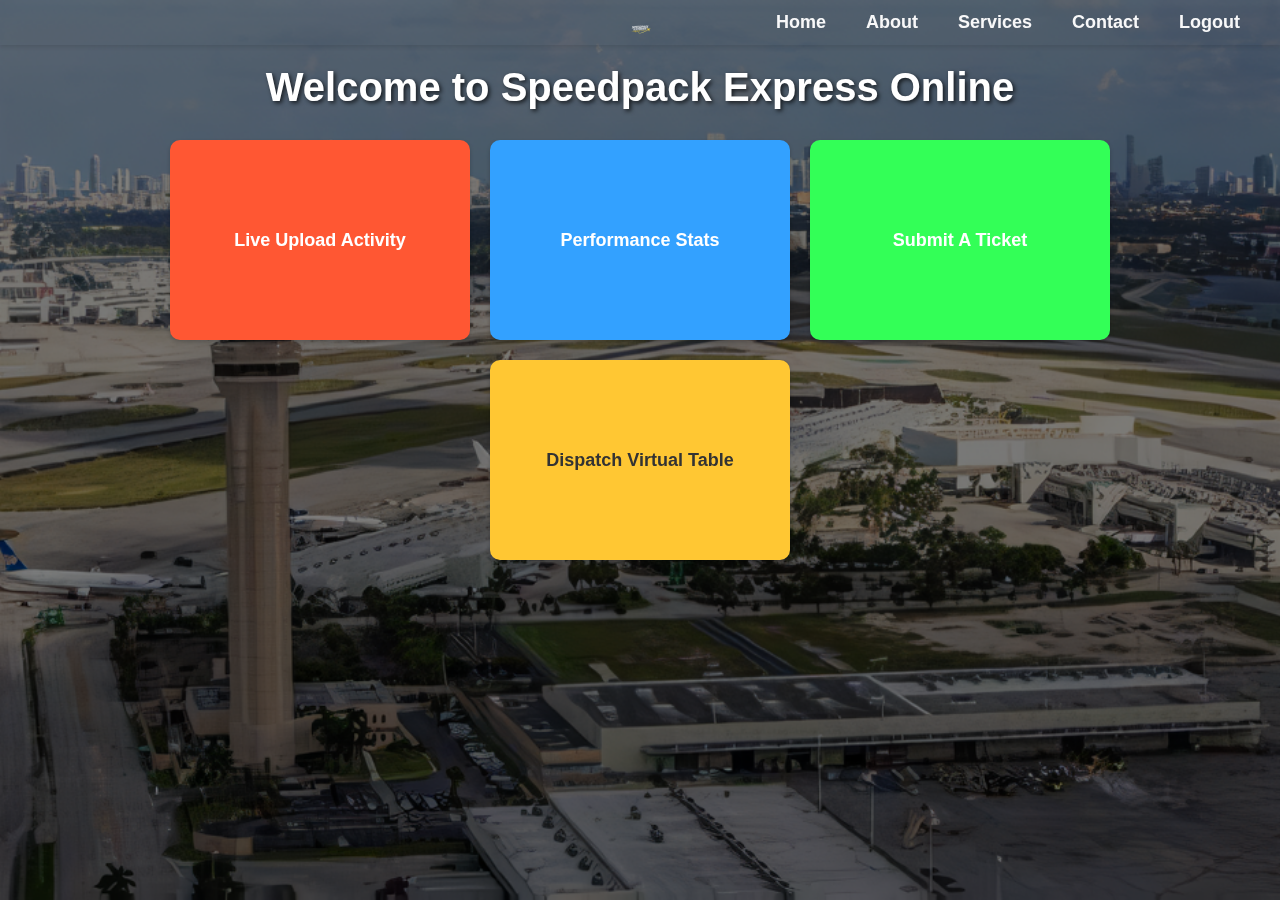
<file: speedpack_online.html>
<!DOCTYPE html>
<html lang="en">
<head>
  <meta charset="UTF-8">
  <meta name="viewport" content="width=device-width, initial-scale=1.0">
  <title>Dashboard - Speedpack Express</title>
  <link rel="stylesheet" href="styles.css" />

  <!-- Favicons -->
  <link rel="apple-touch-icon" sizes="180x180" href="/favicons/apple-touch-icon.png">
  <link rel="icon" type="image/png" sizes="32x32" href="/favicons/favicon-32x32.png">
  <link rel="icon" type="image/png" sizes="16x16" href="/favicons/favicon-16x16.png">
  <link rel="manifest" href="/favicons/site.webmanifest">
  <link rel="shortcut icon" href="/favicons/favicon.ico">

  <!-- Optional for Android -->
  <link rel="icon" type="image/png" sizes="192x192" href="/favicons/android-chrome-192x192.png">
  <link rel="icon" type="image/png" sizes="512x512" href="/favicons/android-chrome-512x512.png">

  <style>
    body {
      background: url('website images/airportphoto.png') no-repeat center center fixed;
      background-size: cover;
    }

    body::before {
      content: "";
      position: fixed;
      inset: 0;
      background: rgba(0,0,0,0.5);
      z-index: -1;
    }

    /* make navbar scroll normally on this page too */
    body > nav {
      position: relative !important;
      top: 0 !important;
      left: auto !important;
      right: auto !important;
    }

    /* keep logo aligned like contact/services/login */
    body > nav .navbar-logo-container {
      transform: translateY(12px) !important;
    }

    /* remove homepage fixed-nav spacing */
    body > main,
    body > nav + *:not(main) {
      padding-top: 0 !important;
      margin-top: 0 !important;
    }

    .dashboard-main {
      padding: 40px 20px 60px;
      box-sizing: border-box;
    }

    .dashboard-title {
      text-align: center;
      font-size: 2.5em;
      font-weight: bold;
      color: white;
      margin: 20px 0 30px;
      text-shadow: 2px 2px 4px rgba(0, 0, 0, 0.7);
    }

    .dashboard-container {
      display: flex;
      flex-wrap: wrap;
      justify-content: center;
      gap: 20px;
      max-width: 1400px;
      margin: 0 auto;
    }

    .dashboard-box {
      width: 300px;
      height: 200px;
      display: flex;
      flex-direction: column;
      align-items: center;
      justify-content: center;
      border-radius: 10px;
      box-shadow: 0 2px 4px rgba(0, 0, 0, 0.2);
      text-decoration: none;
      color: white;
      font-size: 18px;
      font-weight: bold;
      transition: transform 0.3s ease;
    }

    .dashboard-box:nth-child(1) { background: #FF5733; }
    .dashboard-box:nth-child(2) { background: #33A1FF; }
    .dashboard-box:nth-child(3) { background: #33FF57; }
    .dashboard-box:nth-child(4) { background: #FFC733; color: #333; }

    .dashboard-box:hover {
      transform: scale(1.05);
    }
  </style>
</head>
<body>
  <nav>
    <div class="navbar-container">
      <div class="navbar-logo-container">
        <img src="website images/SPEEDPACK-EXPRESS-AI-LOGO.png" alt="Speedpack Express Logo" class="navbar-logo" />
      </div>
      <ul>
        <li><a href="index.html">Home</a></li>
        <li><a href="about.html">About</a></li>
        <li><a href="services.html">Services</a></li>
        <li class="dropdown">
          <a href="contact.html">Contact</a>
          <ul class="dropdown-content">
            <li><a href="contact.html">Contact Us</a></li>
            <li><a href="careers.html">Careers</a></li>
            <li><a href="support.html">Support</a></li>
          </ul>
        </li>
        <li><a href="login.html">Logout</a></li>
      </ul>
    </div>
  </nav>

  <main class="dashboard-main">
    <h1 class="dashboard-title">Welcome to Speedpack Express Online</h1>

    <div class="dashboard-container">
      <a href="live_upload_activity.html" class="dashboard-box">Live Upload Activity</a>
      <a href="stats.html" class="dashboard-box">Performance Stats</a>
      <a href="tickets.html" class="dashboard-box">Submit A Ticket</a>
      <a href="dispatch.html" class="dashboard-box">Dispatch Virtual Table</a>
    </div>
  </main>
</body>
</html>
</file>
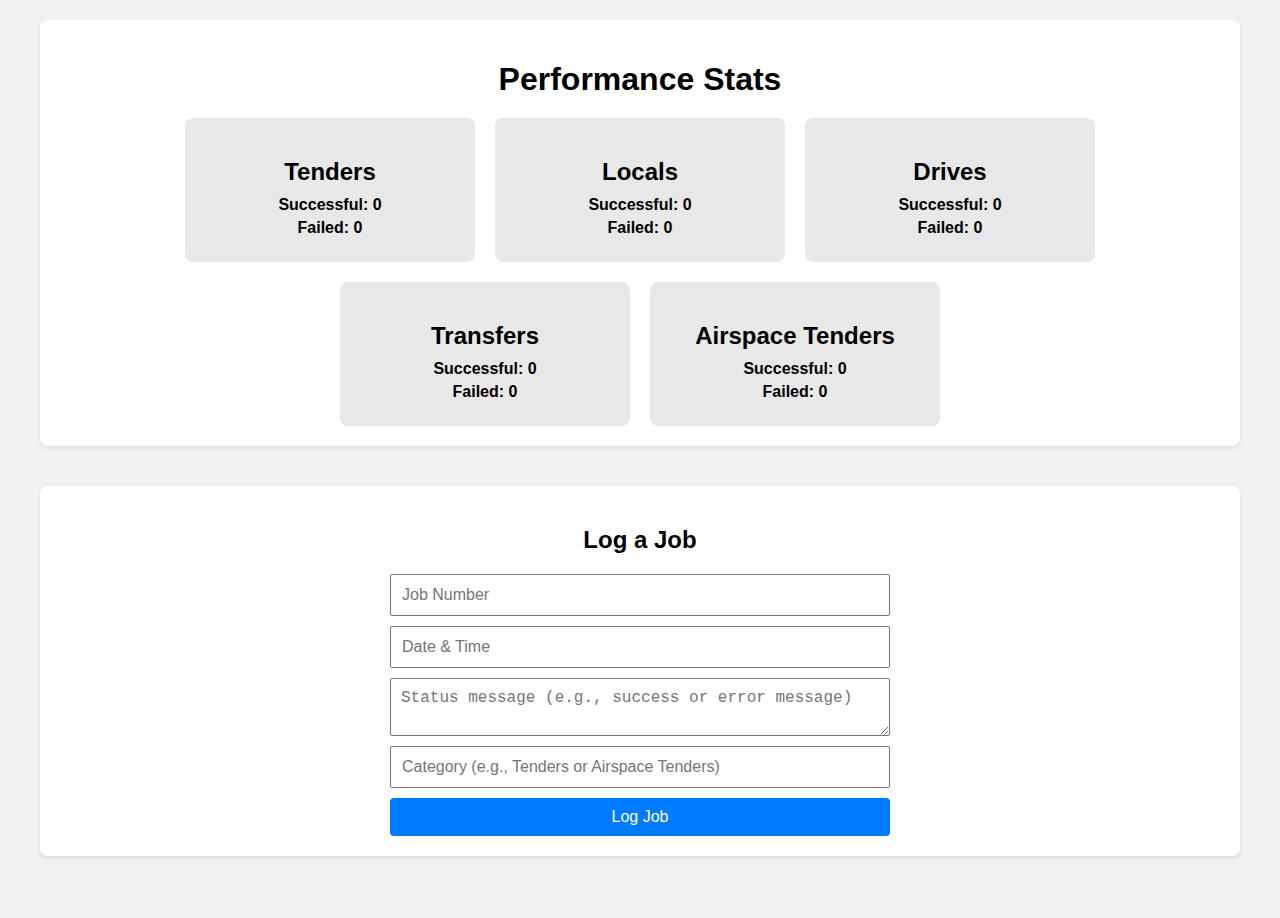
<file: stats.html>
<!DOCTYPE html>
<html lang="en">
<head>
  <meta charset="UTF-8">
  <title>Performance Stats & Log Job - Speedpack Express</title>
  <meta name="viewport" content="width=device-width, initial-scale=1">
  <style>
    /* Basic styling */
    body {
      font-family: Arial, sans-serif;
      background: #f2f2f2;
      margin: 0;
      padding: 20px;
    }
    .container {
      max-width: 1200px;
      margin: 0 auto;
    }
    .stats-section, .form-section {
      background: #fff;
      margin-bottom: 40px;
      padding: 20px;
      border-radius: 8px;
      box-shadow: 0 2px 4px rgba(0,0,0,0.1);
    }
    .stats-section h1, .form-section h2 {
      text-align: center;
      margin-bottom: 20px;
    }
    .stats-container {
      display: flex;
      flex-wrap: wrap;
      gap: 20px;
      justify-content: center;
    }
    .stats-box {
      background: #e8e8e8;
      padding: 20px;
      border-radius: 8px;
      width: 250px;
      text-align: center;
    }
    .stats-box h2 {
      margin-bottom: 10px;
    }
    .stats-box p {
      margin: 5px 0;
      font-weight: bold;
    }
    .form-section form {
      display: flex;
      flex-direction: column;
      gap: 10px;
      max-width: 500px;
      margin: 0 auto;
    }
    .form-section input,
    .form-section textarea,
    .form-section button {
      padding: 10px;
      font-size: 16px;
    }
    .form-section button {
      background: #007bff;
      color: #fff;
      border: none;
      cursor: pointer;
      border-radius: 4px;
    }
  </style>
</head>
<body>
  <div class="container">
    <!-- Performance Stats Section -->
    <section class="stats-section">
      <h1>Performance Stats</h1>
      <div class="stats-container">
        <!-- Each box has a unique ID based on its category.
             For example, "Tenders" becomes "tenders-box" and 
             "Airspace Tenders" becomes "airspace-tenders-box". -->
        <div class="stats-box" id="tenders-box">
          <h2>Tenders</h2>
          <p class="successful">Successful: 0</p>
          <p class="failed">Failed: 0</p>
        </div>
        <div class="stats-box" id="locals-box">
          <h2>Locals</h2>
          <p class="successful">Successful: 0</p>
          <p class="failed">Failed: 0</p>
        </div>
        <div class="stats-box" id="drives-box">
          <h2>Drives</h2>
          <p class="successful">Successful: 0</p>
          <p class="failed">Failed: 0</p>
        </div>
        <div class="stats-box" id="transfers-box">
          <h2>Transfers</h2>
          <p class="successful">Successful: 0</p>
          <p class="failed">Failed: 0</p>
        </div>
        <div class="stats-box" id="airspace-tenders-box">
          <h2>Airspace Tenders</h2>
          <p class="successful">Successful: 0</p>
          <p class="failed">Failed: 0</p>
        </div>
        <!-- Add more boxes as needed -->
      </div>
    </section>

    <!-- Log Job Form Section -->
    <section class="form-section">
      <h2>Log a Job</h2>
      <form id="logJobForm">
        <input type="text" name="jobNumber" placeholder="Job Number" required>
        <input type="text" name="dateTime" placeholder="Date & Time" required>
        <textarea name="status" placeholder="Status message (e.g., success or error message)" required></textarea>
        <input type="text" name="category" placeholder="Category (e.g., Tenders or Airspace Tenders)" required>
        <button type="submit">Log Job</button>
      </form>
    </section>
  </div>

  <script>
    // Set your backend URL (update if different)
    const backendURL = 'https://speedpack-express-website-backend.onrender.com';

    // Function to fetch and update performance stats from the backend
    function fetchPerformanceStats() {
      fetch(backendURL + '/api/performance-stats')
        .then(response => response.json())
        .then(data => {
          data.forEach(stat => {
            // Convert category to lowercase and replace spaces with dashes,
            // then append '-box' to match the HTML ID.
            const elementId = stat.category.toLowerCase().replace(/\s+/g, '-') + '-box';
            const box = document.getElementById(elementId);
            if (box) {
              box.querySelector('.successful').textContent = 'Successful: ' + stat.successful_uploads;
              box.querySelector('.failed').textContent = 'Failed: ' + stat.failed_uploads;
            }
          });
        })
        .catch(err => console.error('Error fetching performance stats:', err));
    }

    // Call fetchPerformanceStats when the page loads
    window.addEventListener('load', fetchPerformanceStats);

    // Handle Log Job form submission
    document.getElementById('logJobForm').addEventListener('submit', function(e) {
      e.preventDefault();
      const formData = new FormData(e.target);
      const jobData = {
        jobNumber: formData.get('jobNumber'),
        dateTime: formData.get('dateTime'),
        status: formData.get('status'),
        category: formData.get('category')
      };

      // Log the job by sending a POST request to the backend
      fetch(backendURL + '/api/log-job', {
        method: 'POST',
        headers: { 'Content-Type': 'application/json' },
        body: JSON.stringify(jobData)
      })
      .then(response => response.json())
      .then(data => {
        alert(data.message || data.error);
        // Refresh performance stats after logging a job
        fetchPerformanceStats();
        // Optionally reset the form
        e.target.reset();
      })
      .catch(err => console.error('Error logging job:', err));
    });
  </script>
</body>
</html>
</file>
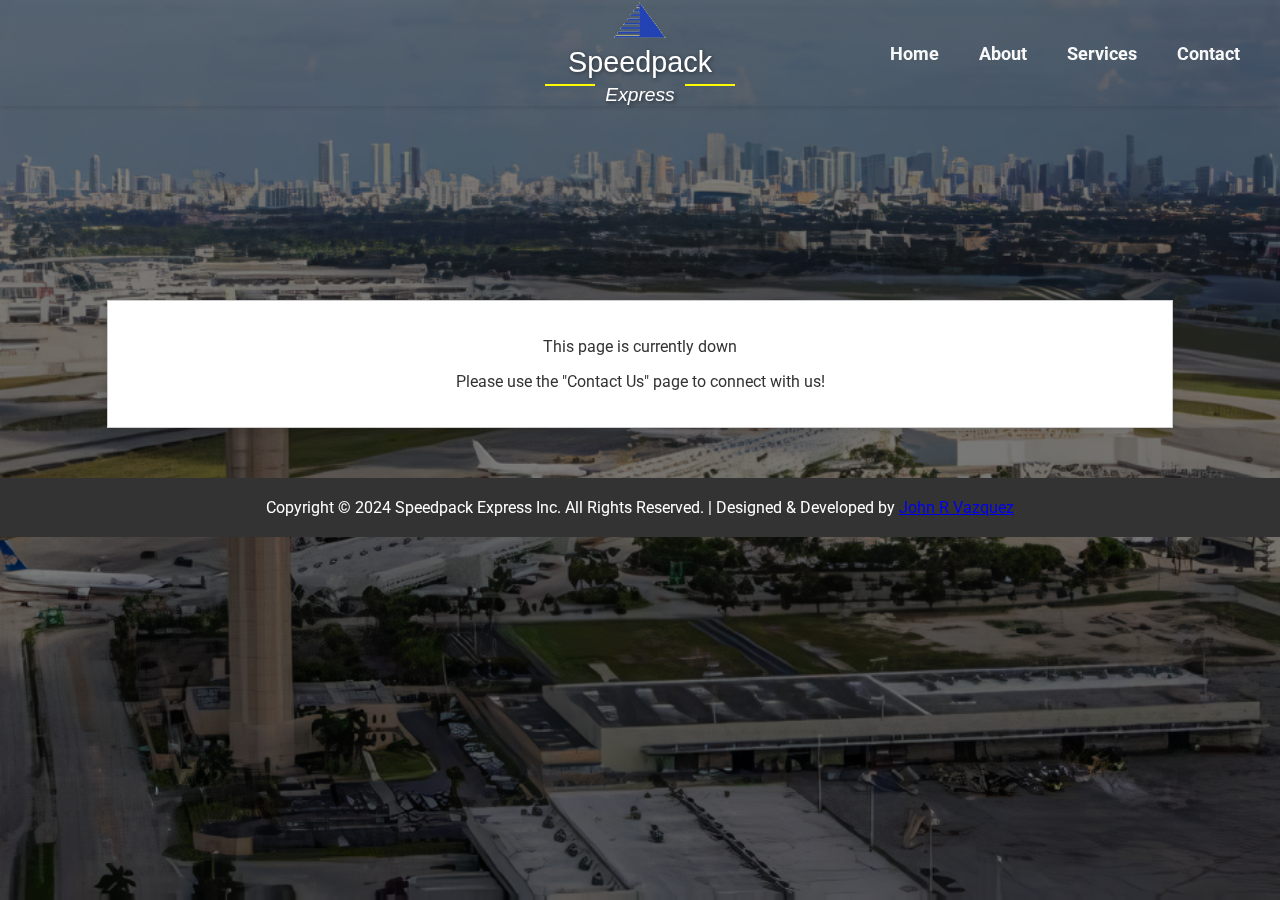
<file: support.html>
<!DOCTYPE html>
<html lang="en">
<head>
    <meta charset="UTF-8">
    <meta name="viewport" content="width=device-width, initial-scale=1.0">
    <title>Speedpack Express</title>
    <link rel="stylesheet" href="styles.css">
    <link href="https://fonts.googleapis.com/css2?family=Roboto:wght@400;700&display=swap" rel="stylesheet">
</head>
<body>
    <nav>
        <div class="navbar-container">
            <div class="navbar-logo-container">
                <img src="website images/speedpacklogo2.png" alt="Speedpack Express Logo" class="navbar-logo">
                <div class="navbar-title">
                    <span class="speed">Speed</span><span class="pack">pack</span>
                </div>
                <div class="express-container">
                    <span class="line"></span>
                    <div class="express">Express</div>
                    <span class="line"></span>
                </div>
            </div>
            <ul>
                <li><a href="index.html">Home</a></li>
                <li><a href="about.html">About</a></li>
                <li><a href="services.html">Services</a></li>
                <li class="dropdown">
                    <a href="contact.html">Contact</a>
                    <ul class="dropdown-content">
                        <li><a href="contact.html">Contact Us</a></li>
                        <li><a href="careers.html">Careers</a></li>
                        <li><a href="support.html" class="active">Support</a></li>
                    </ul>
                </li>
            </ul>
        </div>
    </nav>

    <!-- White Box with Message, placed right under the navbar -->
    <section class="message-box">
        <p>This page is currently down</p>
        <p>Please use the "Contact Us" page to connect with us!</p>
    </section>

    <footer>
        <p>Copyright © 2024 Speedpack Express Inc. All Rights Reserved. | Designed & Developed by <a href="https://www.linkedin.com/in/john-r-vazquez">John R Vazquez</a></p>
    </footer>
    <script src="scripts.js"></script>
</body>
</html>
</file>
<file: styles.css>
/* HOMEPAGE CONTENT BEINGS HERE


/////////////////////////////
/////////////////////////////
/////////////////////////////


*/

body, ul {
    margin: 0;
    padding: 0;
    list-style: none;
}

body, h1, h2, h3, h4, h5, h6, p {
    -webkit-font-smoothing: antialiased;
    -moz-osx-font-smoothing: grayscale;
}

body {
    
    font-family: 'Roboto', sans-serif;
    background: url('website images/airportphoto.png') no-repeat center center fixed; /* Add the background image */
    background-size: cover;
    color: #333;
    margin: 0; 
    padding: 0; 
}

body::before {
    content: '';
    position: fixed;
    top: 0;
    left: 0;
    width: 100%;
    height: 100%;
    background-color: rgba(0, 0, 0, 0.5); 
    z-index: -1; 
}


nav {
    background-color: transparent;
    box-shadow: 0 2px 4px rgba(0, 0, 0, 0.1);
    position: fixed; 
    top: 0; 
    width: 100%; 
    z-index: 10; 
    transform: translateY(0); 
    transition: transform 0.3s ease-in-out; 
    
}

/* Hide navbar when scrolled down */
.navbar-hidden {
    transform: translateY(-100%); /* Hide navbar */
}

.navbar-container {
    display: flex;
    align-items: center;
    justify-content: space-between; /* Adjust to space out content */
    padding: 0 20px; /* Add padding for better positioning */
}

.navbar-logo-container {
    display: flex;
    flex-direction: column;
    align-items: center; /* Center the logo and text inside */
    margin: 0 auto; /* Center the entire stack within its parent */
    flex-grow: 0;
    flex-shrink: 0;
}

.navbar-logo {
    height: 40px; 
    margin-bottom: 5px; 
}

.navbar-title {
    font-size: 1.8em; /* Adjusted font size */
    text-align: center;
    text-shadow: 2px 2px 4px rgba(0, 0, 0, 0.5); 
}

.navbar-title .speed {
    color: white; 
    font-family: 'Faster One', sans-serif;
}

.navbar-title .pack {
    color: white; 
    font-family: 'Faster One', sans-serif;
}

.navbar-title, .express {
    text-shadow: 1px 1px 4px rgba(0, 0, 0, 0.5); /* Add a subtle shadow */
}

.express-container {
    display: flex;
    align-items: left;
    margin-top: 5px; /* Space between "Speedpack" and "Express" */
    font-family: 'Faster One', sans-serif;
}

.express {
    font-family: 'Faster One', sans-serif;
    color: white; 
    font-size: 1.2em;  
    font-style: italic;
    text-align: center;
    text-shadow: 2px 2px 4px rgba(0, 0, 0, 0.5); /* Shadow */
    margin: 0 10px; /* Space between the lines and text */
}

.line {
    width: 50px; 
    height: 2px; 
    background-color: #fffb00; 
}

nav ul {
    display: flex;
    align-items: center; /* Center align items vertically */
    position: absolute; /* Position absolutely */
    right: 20px; /* Align to the right side */
}

nav ul li {
    margin: 0 10px;
    position: relative; /* Add relative positioning for dropdown */
}

nav ul li a {
    display: block;
    padding: 8px 10px; /* Adjusted padding */
    font-size: 18px;
    color: rgb(248, 248, 249);
    text-decoration: none;
    font-weight: bold;
    transition: background-color 0.3s, color 0.3s;
}

nav ul li a.active {
    border-bottom: 2px solid rgb(248, 248, 249); /* Underline the active link */
}

nav ul li a:hover {
    background-color: rgba(0, 0, 0, 0.3); /* Changed hover background color to semi-transparent */
    color: #fff; /* Text color change on hover */
}

/* Dropdown styles */
.dropdown-content {
    display: none;
    position: absolute;
    background-color: rgba(0, 0, 0, 0.8); /* Semi-transparent black background */
    min-width: 160px;
    box-shadow: 0px 8px 16px rgba(0, 0, 0, 0.2); /* Add a shadow */
    z-index: 1;
}

.dropdown-content li {
    margin: 0;
}

.dropdown-content a {
    color: white; /* White text */
    padding: 12px 16px;
    text-decoration: none;
    display: block;
    text-align: left;
}

.dropdown-content a:hover {
    background-color: rgba(0, 0, 0, 0.5); /* Darker background on hover */
}

nav ul li:hover .dropdown-content {
    display: block;
}


/* Hero Section */
.hero {
    margin-top: 10px; 
    color: #fff;
    text-align: center;
    padding: 100px 20px;
    position: relative;
    padding: 100px 20px; 
    height: auto; 
    z-index: 1; 
}

.hero-content {
    max-width: 900px;
    margin: 0 auto;
    padding: 50px 30px; 
    border-radius: 10px;
}


.hero h1 {
    font-size: 3em;
    margin-bottom: 20px;
}

.hero h2 {
    font-size: 2em;
    margin-bottom: 20px;
}

.hero p {
    font-size: 1.2em;
    margin-bottom: 20px;
}

/* Three Boxes Styling */
.three-boxes {
    display: flex;
    justify-content: space-around;
    padding: 50px 20px;
    background-color: transparent; 
    position: relative; 
    top: 70%; 
    left: 0;
    right: 0;
    z-index: 2;
    width: 100%;
    max-width: 1200px;
    margin: 8px auto;
    box-shadow: 0 2px 4px rgba(0, 0, 0, 0.1);
}

.box {
    background-color: #f4f4f9;
    padding: 20px;
    text-align: center;
    box-shadow: 0 2px 4px rgba(0, 0, 0, 0.1);
    border-radius: 10px;
    flex: 1;
    margin: 0 10px;
    display: flex;
    flex-direction: column;
    align-items: center;
    justify-content: center;
}

.box img {
    max-width: 100%;
    height: auto;
    border-radius: 10px;
    margin-bottom: 15px;
    max-height: 150px; /* Set a maximum height to ensure the image fits inside the box */
    object-fit: cover; /* Ensure the image covers the set height without stretching */
}

.box h2 {
    font-size: 1.5em;
    margin-bottom: 20px;
}

.box button {
    background-color: #f4f40c;
    border: none;
    padding: 10px 20px;
    color: #333;
    font-size: 1em;
    cursor: pointer;
    border-radius: 5px;
    transition: background-color 0.3s;
}

.box button:hover {
    background-color: #e5e500;
}


/* SERVICES PAGE BEGINS HERE

///////////////////////////
//////////////////////////
////////////////////////////




*/

.content { /* Terrible name so for reference this is the area outside of the white box */
    border: 2px solid #ccc; 
    padding: 0 30px; 
    box-sizing: border-box; 
}



.services-boxes {
    display: flex;
    flex-wrap: wrap;
    border-radius: 10px;
    margin-top: 150px;
    justify-content: space-around;
    padding: 50px 20px;
    background-color: #fff;
}

.service-box { /*boxes for each service */
    padding: 20px;
    text-align: center;
    box-shadow: 0 2px 4px rgba(0, 0, 0, 0.1);
    border-radius: 10px;
    flex: 0 0 30%;
    margin: 30px;
    position: relative;
    background-size: cover; /* Ensure the background image covers the entire box */
    background-position: center; /* Center the background image */
    color: white; /* Adjust text color for better visibility */
}

.services-title{
    font-size:60px;
    text-align:center;
    margin-left:300px;
    margin-right:300px;
}

.service-box:nth-child(2) {
    background-image: url('website images/airplaneimageforservicespage.jpg');
}

.service-box:nth-child(3) {
    background-image: url('website images/medicaldelivery.jpeg');
}

.service-box:nth-child(4) {
    background-image: url('website images/dryiceboxpic.jpeg');
}

.service-box:nth-child(5) {
    background-image: url('website images/yellowboxtruckimage.jpeg');
}

.service-box:nth-child(6) {
    background-image: url('website images/warehouseimage.jpg');
}

.service-box:nth-child(7) {
    background-image: url('website images/shakinghandsimage.jpg');
}



.service-box h2 {
    font-size: 1.5em;
    margin-bottom: 20px;
}

.service-box ul {
    padding: 0;
}

.service-box li {
    list-style-type: none;
    padding: 10px;
    cursor: pointer;
    transition: background-color 0.3s;
    position: relative;
}

.service-box li:hover {
    background-color: rgba(0, 0, 0, 0.5); /* Semi-transparent background on hover */
}

.service-box .description {
    display: none;
    background-color: #333;
    color: #fff;
    padding: 10px;
    position: absolute;
    left: 0;
    right: 0;
    bottom: 50px; /* Pops up above the item */
    z-index: 10;
    border-radius: 5px;
}

.service-box li:hover .description {
    display: block;
}

/* Footer Section */
footer {
    background-color: #333; /* Grey background color */
    color: #fff;
    text-align: center;
    padding: 20px 0;
    margin-top: 50px;
}

footer p {
    margin: 0;
}


/* About Us Page */
.about-section {
    display: flex;
    flex-direction: column;
    justify-content: center;
    align-items: flex-start;
    background-color: rgba(0, 0, 0, 0.5); /* Transparent dark grey background */
    color: white; /* White text */
    padding: 20px;
    position: relative;
    z-index: 1;
    margin-left: 50px; /* Margin for the first and third boxes */
    margin-right: 5px;
    box-shadow: 0 2px 4px rgba(0, 0, 0, 0.1);
    max-width: 700px;
    border-radius: 10px;
}

.about-section.right {
    margin-left: auto; /* Move the second box to the right */
    margin-right: 50px; /* Ensure the second box has the same margin on the right as the first on the left */
    margin-top: 20px; /* Adjust this value to move it closer to the first box */
}

.about-section.left {
    margin-top: 150px;
}

.about-section.middle {
    margin-top: 20px; /* Increased space between the first and second boxes */
}

.about-section.bottom {
    margin-top: 20px; /* Reduced space between the second and third boxes */
    margin-left: 50px; /* Align the third box like the first box */
    margin-right: 5px; /* Remove the right margin */
}

.about-logo-container {
    position: absolute;
    bottom: 100px; /* Move logo higher up */
    left: 20px; /* Position logo at the left */
    z-index: 2;
}

.about-logo {
    width: 150px; /* Decrease size of the logo */
    height: auto;
}

.about-content {
    display: flex;
    flex-direction: column;
    align-items: flex-start; /* Align items to the left */
    max-width: 1200px;
    margin: 0 auto;
    padding-top: 20px; /* Space to ensure the content starts after the nav bar */
}

.about-text {
    margin-left: 180px; /* Adjust text position to accommodate smaller logo */
    text-align: left; /* Align text to the left */
    max-width: 800px;
}

.about-text h2 {
    font-size: 2.5em; /* Adjust size as needed */
    margin-bottom: 10px; /* Move title up */
}

.about-text p {
    font-size: 0.9em; /* Smaller font size */
    margin-bottom: 10px; /* Move text up */
}

.contact-content {
    margin: 20px auto;
    margin-top: 150px;
    background-color: #fff;
    padding: 20px;
    max-width: 800px;
    box-shadow: 0 2px 4px rgba(0, 0, 0, 0.1); /* Add a subtle shadow */
    border-radius: 10px; /* Rounded corners */
}

.contact-content h2 {
    font-size: 1.8em;
    margin-bottom: 20px;
}

.contact-content p {
    font-size: 1em;
    margin-bottom: 10px;
}

.contact-form {
    display: flex;
    flex-wrap: wrap;
    gap: 20px;
}

.form-group {
    flex: 1 1 100%; /* Full width by default, can be adjusted for responsiveness */
}

.form-group label {
    display: block;
    font-weight: bold;
    margin-bottom: 5px;
}

.form-group input,
.form-group select,
.form-group textarea {
    width: 100%;
    padding: 10px;
    font-size: 1em;
    border: 1px solid #ccc;
    border-radius: 5px;
}

.form-group textarea {
    height: 100px;
}

.checkbox-group {
    display: flex;
    align-items: center;
}

.checkbox-group input {
    margin-right: 10px;
}

.form-group button {
    background-color: #0044cc; /* Button background color */
    color: white;
    border: none;
    padding: 10px 20px;
    font-size: 1.2em;
    cursor: pointer;
    border-radius: 5px;
    transition: background-color 0.3s;
}

.form-group button:hover {
    background-color: #003399; /* Darker background on hover */
}

/* Highlight the active page in the navbar */
.navbar-container .dropdown-content a.active {
    font-weight: bold;
    color: #007bff; /* Adjust color to highlight the active page */
}

/* Adjustments for the message box */
.message-box {
    background-color: white;
    padding: 20px;
    border: 1px solid #ccc;
    max-width: 80%;
    margin: 20px auto;
    text-align: center;
    font-family: 'Roboto', sans-serif;
    box-shadow: 0 4px 8px rgba(0, 0, 0, 0.1);
    margin-top: 300px; /* Ensure the white box appears below the navbar */
}

/* Resume Submission Form Section */
.form-section {
    margin: 20px auto;
    margin-top: 150px;
    background-color: #fff;
    padding: 20px;
    max-width: 800px;
    box-shadow: 0 2px 4px rgba(0, 0, 0, 0.1);
    border-radius: 10px;
}

.form-container h2 {
    font-size: 1.8em;
    margin-bottom: 20px;
    text-align: center;
}

.form-group {
    margin-bottom: 15px;
}

.form-group label {
    display: block;
    margin-bottom: 5px;
    font-weight: bold;
}

.form-group input,
.form-group select,
.form-group textarea {
    width: 100%;
    padding: 10px;
    border: 1px solid #ccc;
    border-radius: 5px;
    font-size: 1em;
}

.submit-btn {
    width: 100%;
    padding: 12px;
    background-color: #0044cc;
    color: white;
    border: none;
    border-radius: 5px;
    font-size: 1.2em;
    cursor: pointer;
    transition: background-color 0.3s;
}

.submit-btn:hover {
    background-color: #003399;
}
</file>
